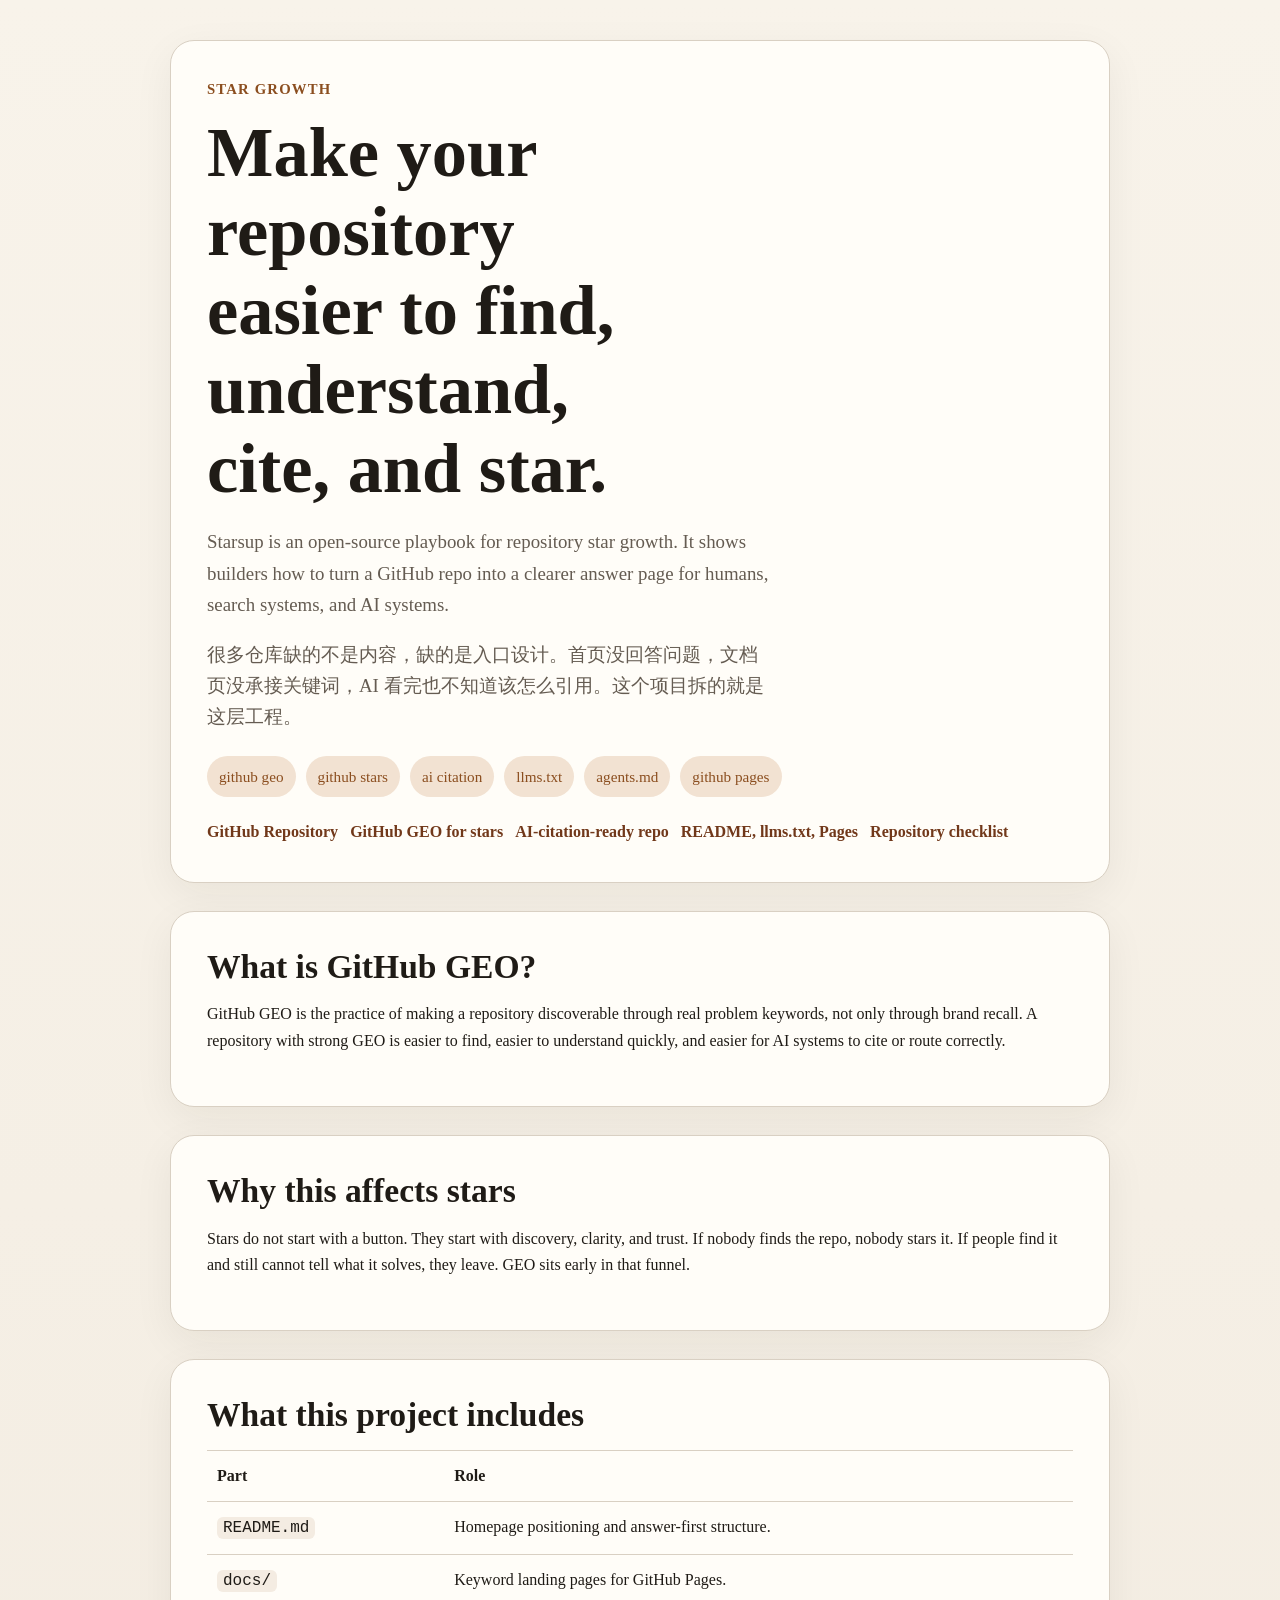
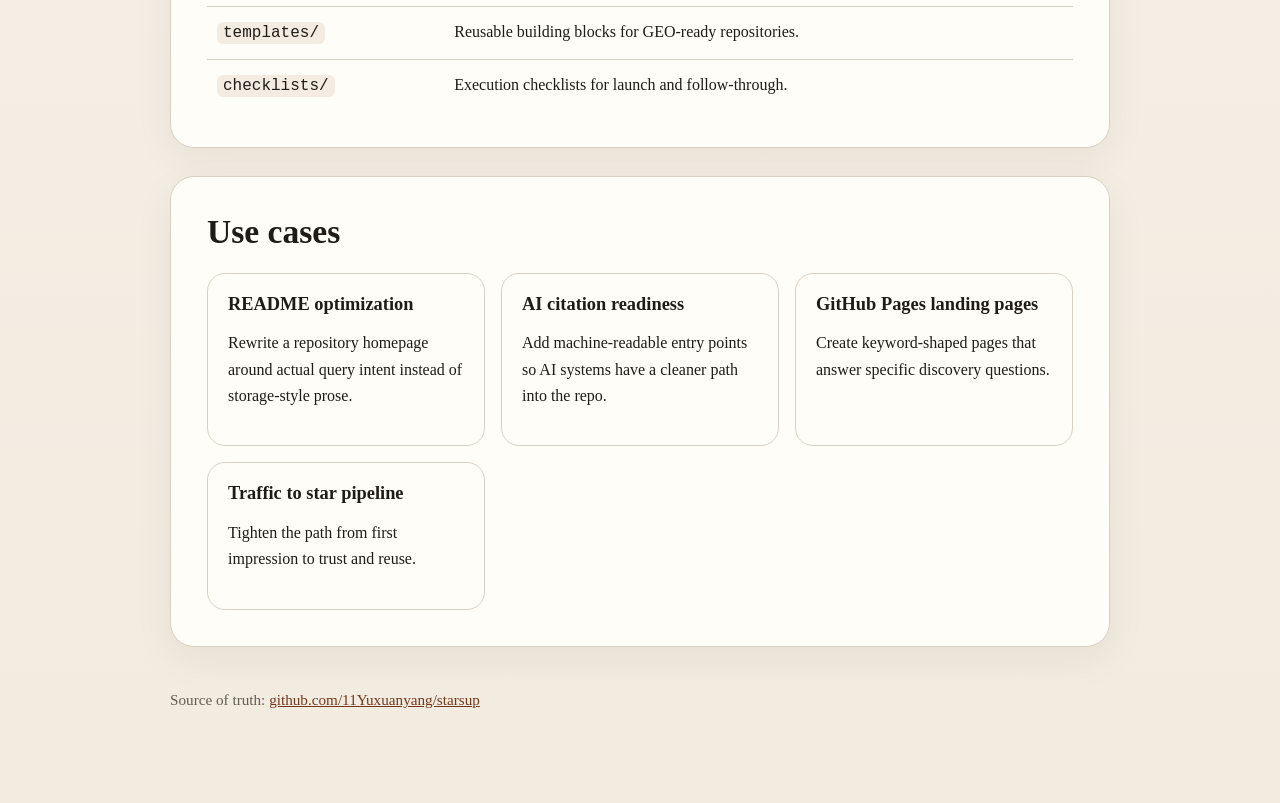
<file: docs/index.html>
<!doctype html>
<html lang="en">
  <head>
    <meta charset="utf-8">
    <meta name="viewport" content="width=device-width, initial-scale=1">
    <title>Starsup: Open-Source Playbook for GitHub Star Growth</title>
    <meta name="description" content="Starsup is an open-source playbook for turning GitHub repositories into clearer, more discoverable projects that earn more citations, traffic, and stars.">
    <link rel="canonical" href="https://11yuxuanyang.github.io/starsup/">
    <meta name="robots" content="index,follow">
    <meta property="og:title" content="Starsup">
    <meta property="og:description" content="Open-source playbook for GitHub repositories that want more traffic, citations, and stars.">
    <meta property="og:type" content="website">
    <meta property="og:url" content="https://11yuxuanyang.github.io/starsup/">
    <meta name="twitter:card" content="summary_large_image">
    <link rel="stylesheet" href="./styles.css">
    <script type="application/ld+json">
      {
        "@context": "https://schema.org",
        "@type": "SoftwareSourceCode",
        "name": "Starsup",
        "codeRepository": "https://github.com/11Yuxuanyang/starsup",
        "url": "https://11yuxuanyang.github.io/starsup/",
        "license": "https://github.com/11Yuxuanyang/starsup/blob/main/LICENSE",
        "keywords": [
          "github geo",
          "github stars",
          "repository discoverability",
          "ai citation",
          "llms.txt",
          "agents.md",
          "github pages"
        ],
        "description": "Open-source playbook for making GitHub repositories easier to discover, understand, cite, and star."
      }
    </script>
  </head>
  <body>
    <main class="shell">
      <section class="hero">
        <p class="eyebrow">Star Growth</p>
        <h1>Make your repository easier to find, understand, cite, and star.</h1>
        <p class="lede">Starsup is an open-source playbook for repository star growth. It shows builders how to turn a GitHub repo into a clearer answer page for humans, search systems, and AI systems.</p>
        <p class="lede">很多仓库缺的不是内容，缺的是入口设计。首页没回答问题，文档页没承接关键词，AI 看完也不知道该怎么引用。这个项目拆的就是这层工程。</p>
        <div class="pill-row">
          <span class="pill">github geo</span>
          <span class="pill">github stars</span>
          <span class="pill">ai citation</span>
          <span class="pill">llms.txt</span>
          <span class="pill">agents.md</span>
          <span class="pill">github pages</span>
        </div>
        <nav class="nav">
          <a href="https://github.com/11Yuxuanyang/starsup">GitHub Repository</a>
          <a href="./github-geo-for-stars.html">GitHub GEO for stars</a>
          <a href="./ai-citation-ready-repo.html">AI-citation-ready repo</a>
          <a href="./github-readme-llms-pages.html">README, llms.txt, Pages</a>
          <a href="./repository-geo-checklist.html">Repository checklist</a>
        </nav>
      </section>

      <section class="section">
        <h2>What is GitHub GEO?</h2>
        <p>GitHub GEO is the practice of making a repository discoverable through real problem keywords, not only through brand recall. A repository with strong GEO is easier to find, easier to understand quickly, and easier for AI systems to cite or route correctly.</p>
      </section>

      <section class="section">
        <h2>Why this affects stars</h2>
        <p>Stars do not start with a button. They start with discovery, clarity, and trust. If nobody finds the repo, nobody stars it. If people find it and still cannot tell what it solves, they leave. GEO sits early in that funnel.</p>
      </section>

      <section class="section">
        <h2>What this project includes</h2>
        <table class="table">
          <thead>
            <tr>
              <th>Part</th>
              <th>Role</th>
            </tr>
          </thead>
          <tbody>
            <tr>
              <td><code>README.md</code></td>
              <td>Homepage positioning and answer-first structure.</td>
            </tr>
            <tr>
              <td><code>docs/</code></td>
              <td>Keyword landing pages for GitHub Pages.</td>
            </tr>
            <tr>
              <td><code>templates/</code></td>
              <td>Reusable building blocks for GEO-ready repositories.</td>
            </tr>
            <tr>
              <td><code>checklists/</code></td>
              <td>Execution checklists for launch and follow-through.</td>
            </tr>
          </tbody>
        </table>
      </section>

      <section class="section">
        <h2>Use cases</h2>
        <div class="grid">
          <article class="card">
            <h3>README optimization</h3>
            <p>Rewrite a repository homepage around actual query intent instead of storage-style prose.</p>
          </article>
          <article class="card">
            <h3>AI citation readiness</h3>
            <p>Add machine-readable entry points so AI systems have a cleaner path into the repo.</p>
          </article>
          <article class="card">
            <h3>GitHub Pages landing pages</h3>
            <p>Create keyword-shaped pages that answer specific discovery questions.</p>
          </article>
          <article class="card">
            <h3>Traffic to star pipeline</h3>
            <p>Tighten the path from first impression to trust and reuse.</p>
          </article>
        </div>
      </section>

      <p class="footer">Source of truth: <a href="https://github.com/11Yuxuanyang/starsup">github.com/11Yuxuanyang/starsup</a></p>
    </main>
  </body>
  </html>
</file>
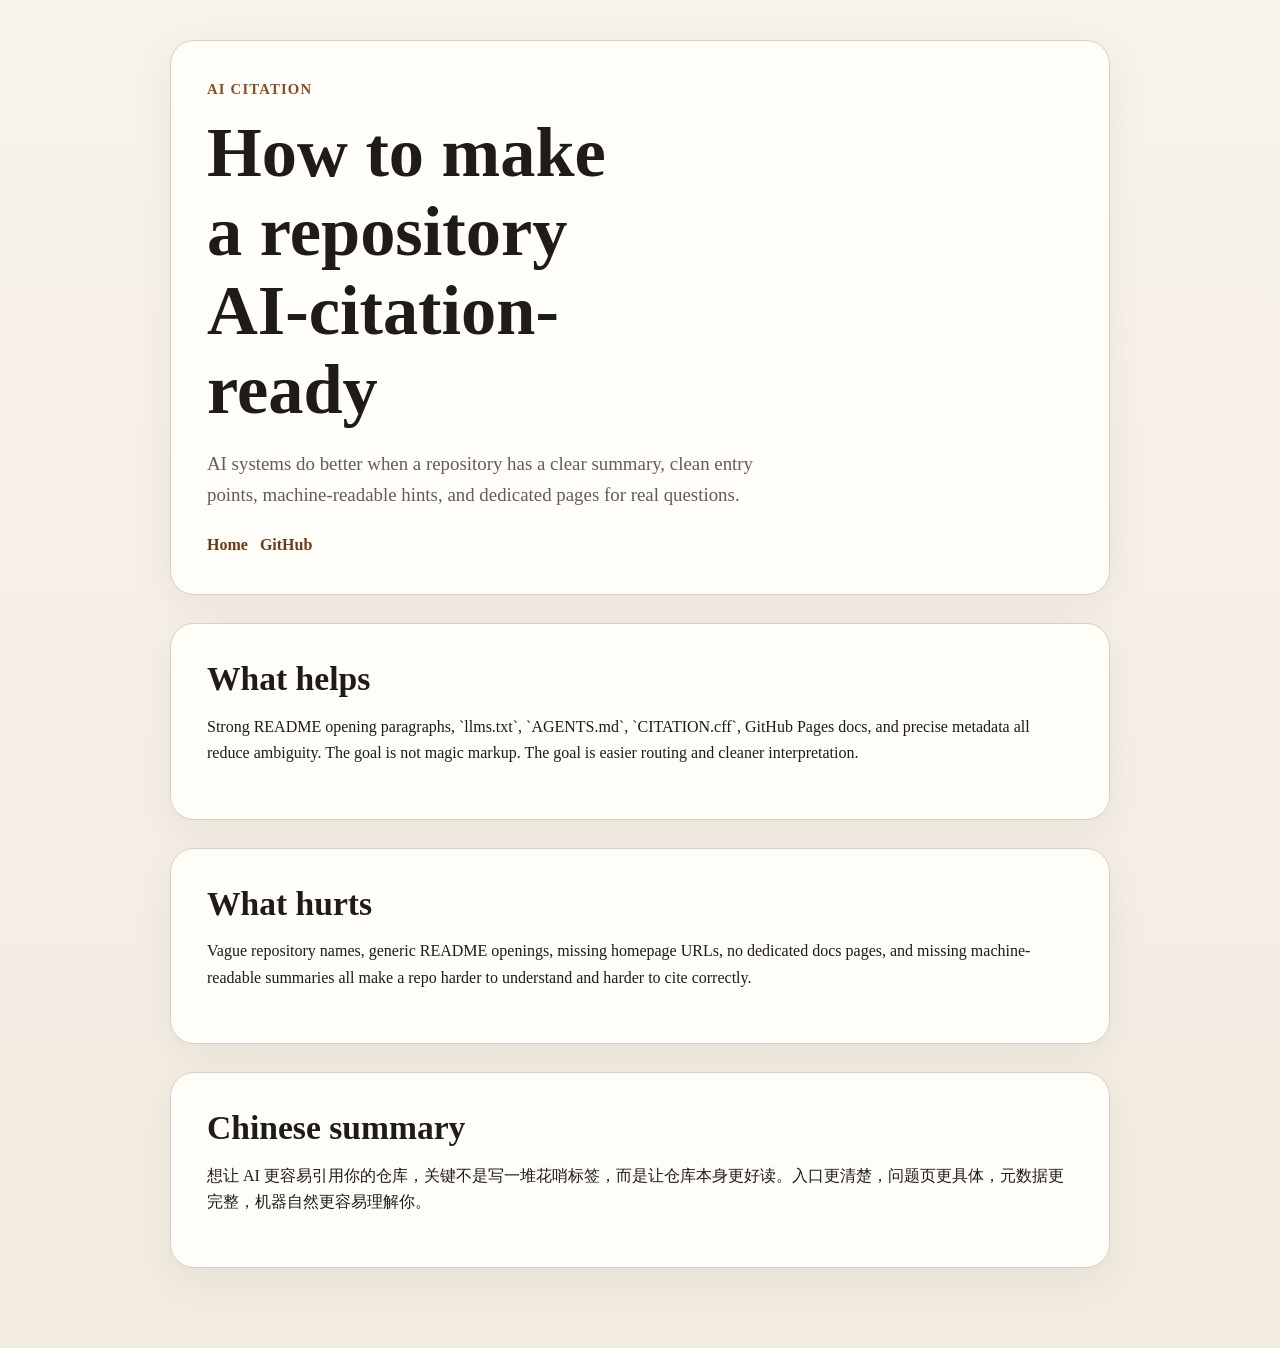
<file: docs/ai-citation-ready-repo.html>
<!doctype html>
<html lang="en">
  <head>
    <meta charset="utf-8">
    <meta name="viewport" content="width=device-width, initial-scale=1">
    <title>How to Make a Repository AI-Citation-Ready</title>
    <meta name="description" content="How to make a GitHub repository easier for AI systems to understand, route, summarize, and cite.">
    <link rel="canonical" href="https://11yuxuanyang.github.io/starsup/ai-citation-ready-repo.html">
    <meta name="robots" content="index,follow">
    <link rel="stylesheet" href="./styles.css">
  </head>
  <body>
    <main class="shell">
      <section class="hero">
        <p class="eyebrow">AI Citation</p>
        <h1>How to make a repository AI-citation-ready</h1>
        <p class="lede">AI systems do better when a repository has a clear summary, clean entry points, machine-readable hints, and dedicated pages for real questions.</p>
        <nav class="nav">
          <a href="./index.html">Home</a>
          <a href="https://github.com/11Yuxuanyang/starsup">GitHub</a>
        </nav>
      </section>

      <section class="section">
        <h2>What helps</h2>
        <p>Strong README opening paragraphs, `llms.txt`, `AGENTS.md`, `CITATION.cff`, GitHub Pages docs, and precise metadata all reduce ambiguity. The goal is not magic markup. The goal is easier routing and cleaner interpretation.</p>
      </section>

      <section class="section">
        <h2>What hurts</h2>
        <p>Vague repository names, generic README openings, missing homepage URLs, no dedicated docs pages, and missing machine-readable summaries all make a repo harder to understand and harder to cite correctly.</p>
      </section>

      <section class="section">
        <h2>Chinese summary</h2>
        <p>想让 AI 更容易引用你的仓库，关键不是写一堆花哨标签，而是让仓库本身更好读。入口更清楚，问题页更具体，元数据更完整，机器自然更容易理解你。</p>
      </section>
    </main>
  </body>
  </html>
</file>
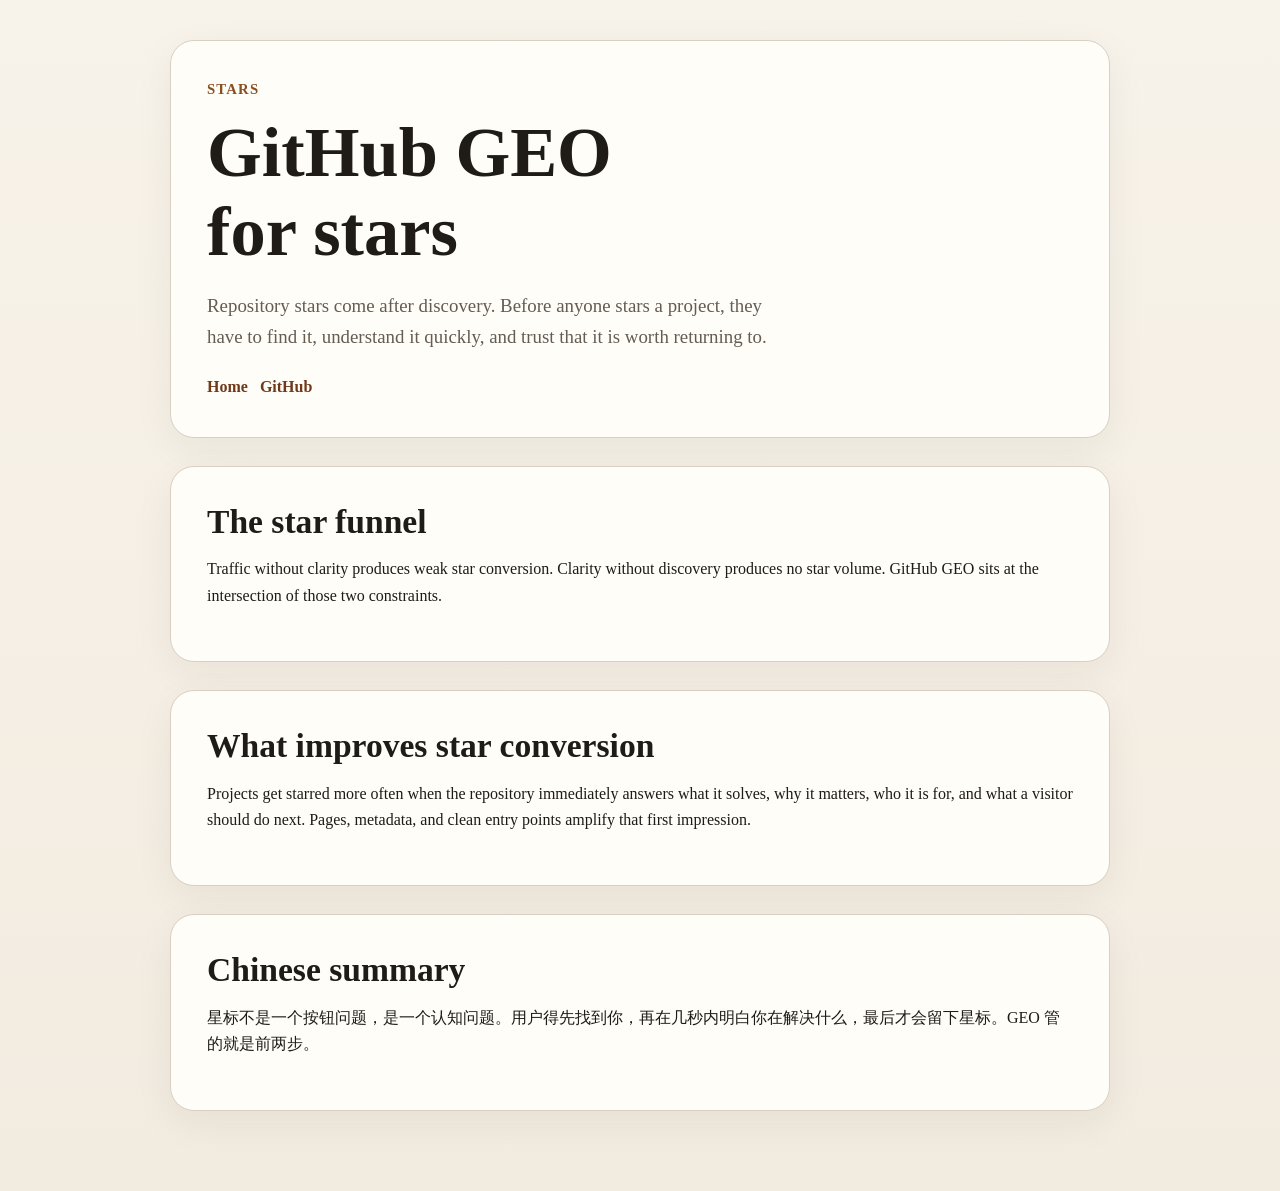
<file: docs/github-geo-for-stars.html>
<!doctype html>
<html lang="en">
  <head>
    <meta charset="utf-8">
    <meta name="viewport" content="width=device-width, initial-scale=1">
    <title>GitHub GEO for Stars: How Repository Discoverability Drives Star Growth</title>
    <meta name="description" content="How GitHub GEO affects repository stars by improving discovery, clarity, machine readability, and trust.">
    <link rel="canonical" href="https://11yuxuanyang.github.io/starsup/github-geo-for-stars.html">
    <meta name="robots" content="index,follow">
    <link rel="stylesheet" href="./styles.css">
  </head>
  <body>
    <main class="shell">
      <section class="hero">
        <p class="eyebrow">Stars</p>
        <h1>GitHub GEO for stars</h1>
        <p class="lede">Repository stars come after discovery. Before anyone stars a project, they have to find it, understand it quickly, and trust that it is worth returning to.</p>
        <nav class="nav">
          <a href="./index.html">Home</a>
          <a href="https://github.com/11Yuxuanyang/starsup">GitHub</a>
        </nav>
      </section>

      <section class="section">
        <h2>The star funnel</h2>
        <p>Traffic without clarity produces weak star conversion. Clarity without discovery produces no star volume. GitHub GEO sits at the intersection of those two constraints.</p>
      </section>

      <section class="section">
        <h2>What improves star conversion</h2>
        <p>Projects get starred more often when the repository immediately answers what it solves, why it matters, who it is for, and what a visitor should do next. Pages, metadata, and clean entry points amplify that first impression.</p>
      </section>

      <section class="section">
        <h2>Chinese summary</h2>
        <p>星标不是一个按钮问题，是一个认知问题。用户得先找到你，再在几秒内明白你在解决什么，最后才会留下星标。GEO 管的就是前两步。</p>
      </section>
    </main>
  </body>
  </html>
</file>
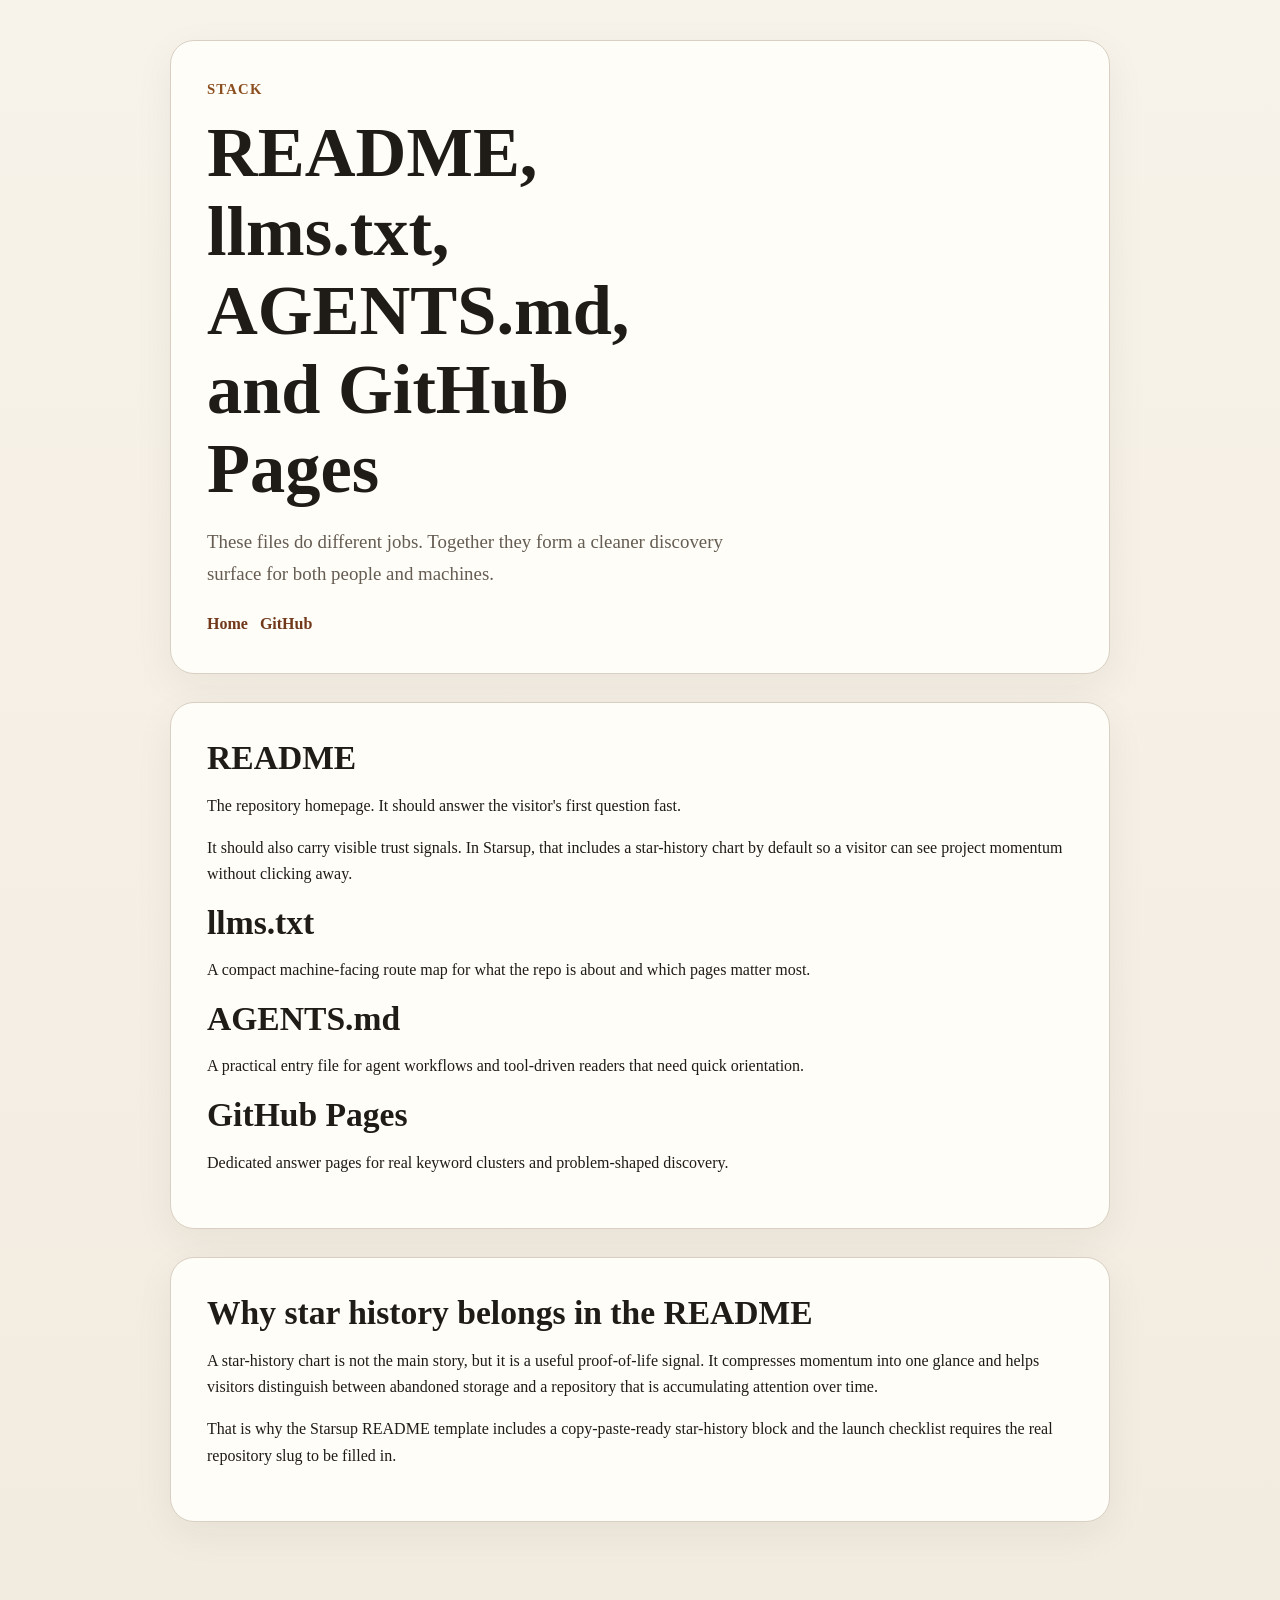
<file: docs/github-readme-llms-pages.html>
<!doctype html>
<html lang="en">
  <head>
    <meta charset="utf-8">
    <meta name="viewport" content="width=device-width, initial-scale=1">
    <title>README, llms.txt, AGENTS.md, and GitHub Pages: What Each One Does</title>
    <meta name="description" content="How README, llms.txt, AGENTS.md, CITATION.cff, and GitHub Pages work together to improve repository discoverability.">
    <link rel="canonical" href="https://11yuxuanyang.github.io/starsup/github-readme-llms-pages.html">
    <meta name="robots" content="index,follow">
    <link rel="stylesheet" href="./styles.css">
  </head>
  <body>
    <main class="shell">
      <section class="hero">
        <p class="eyebrow">Stack</p>
        <h1>README, llms.txt, AGENTS.md, and GitHub Pages</h1>
        <p class="lede">These files do different jobs. Together they form a cleaner discovery surface for both people and machines.</p>
        <nav class="nav">
          <a href="./index.html">Home</a>
          <a href="https://github.com/11Yuxuanyang/starsup">GitHub</a>
        </nav>
      </section>

      <section class="section">
        <h2>README</h2>
        <p>The repository homepage. It should answer the visitor's first question fast.</p>
        <p>It should also carry visible trust signals. In Starsup, that includes a star-history chart by default so a visitor can see project momentum without clicking away.</p>
        <h2>llms.txt</h2>
        <p>A compact machine-facing route map for what the repo is about and which pages matter most.</p>
        <h2>AGENTS.md</h2>
        <p>A practical entry file for agent workflows and tool-driven readers that need quick orientation.</p>
        <h2>GitHub Pages</h2>
        <p>Dedicated answer pages for real keyword clusters and problem-shaped discovery.</p>
      </section>

      <section class="section">
        <h2>Why star history belongs in the README</h2>
        <p>A star-history chart is not the main story, but it is a useful proof-of-life signal. It compresses momentum into one glance and helps visitors distinguish between abandoned storage and a repository that is accumulating attention over time.</p>
        <p>That is why the Starsup README template includes a copy-paste-ready star-history block and the launch checklist requires the real repository slug to be filled in.</p>
      </section>
    </main>
  </body>
  </html>
</file>
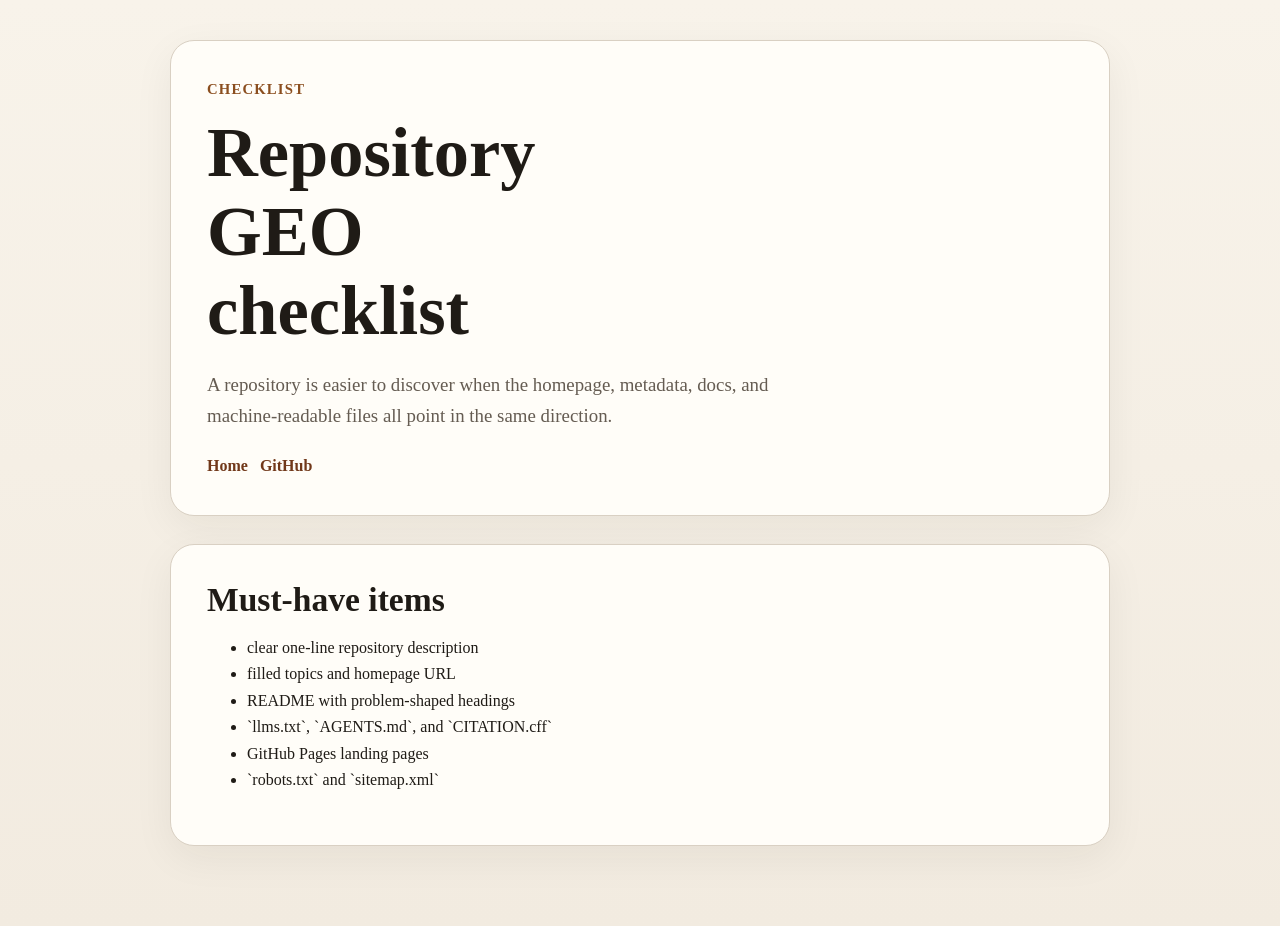
<file: docs/repository-geo-checklist.html>
<!doctype html>
<html lang="en">
  <head>
    <meta charset="utf-8">
    <meta name="viewport" content="width=device-width, initial-scale=1">
    <title>Repository GEO Checklist</title>
    <meta name="description" content="A practical checklist for repository discoverability across README, metadata, GitHub Pages, llms.txt, and citation readiness.">
    <link rel="canonical" href="https://11yuxuanyang.github.io/starsup/repository-geo-checklist.html">
    <meta name="robots" content="index,follow">
    <link rel="stylesheet" href="./styles.css">
  </head>
  <body>
    <main class="shell">
      <section class="hero">
        <p class="eyebrow">Checklist</p>
        <h1>Repository GEO checklist</h1>
        <p class="lede">A repository is easier to discover when the homepage, metadata, docs, and machine-readable files all point in the same direction.</p>
        <nav class="nav">
          <a href="./index.html">Home</a>
          <a href="https://github.com/11Yuxuanyang/starsup">GitHub</a>
        </nav>
      </section>

      <section class="section">
        <h2>Must-have items</h2>
        <ul>
          <li>clear one-line repository description</li>
          <li>filled topics and homepage URL</li>
          <li>README with problem-shaped headings</li>
          <li>`llms.txt`, `AGENTS.md`, and `CITATION.cff`</li>
          <li>GitHub Pages landing pages</li>
          <li>`robots.txt` and `sitemap.xml`</li>
        </ul>
      </section>
    </main>
  </body>
  </html>
</file>
<file: docs/styles.css>
:root {
  --bg: #f8f3ea;
  --paper: #fffdf8;
  --ink: #1f1b16;
  --muted: #655c52;
  --line: #d9d0c3;
  --accent: #8b4e1f;
  --accent-soft: #f2e2d2;
  --link: #71381a;
}

* { box-sizing: border-box; }

body {
  margin: 0;
  background: linear-gradient(180deg, #f8f3ea 0%, #f2ebe0 100%);
  color: var(--ink);
  font-family: Georgia, "Times New Roman", serif;
  line-height: 1.65;
}

a { color: var(--link); }

.shell {
  max-width: 980px;
  margin: 0 auto;
  padding: 40px 20px 80px;
}

.hero, .section {
  background: var(--paper);
  border: 1px solid var(--line);
  border-radius: 24px;
  padding: 36px;
  box-shadow: 0 12px 40px rgba(31, 27, 22, 0.06);
}

.section { margin-top: 28px; }

.eyebrow {
  margin: 0 0 12px;
  color: var(--accent);
  font-size: 0.92rem;
  font-weight: 700;
  letter-spacing: 0.08em;
  text-transform: uppercase;
}

h1, h2, h3 {
  line-height: 1.12;
  margin: 0 0 16px;
}

h1 { font-size: clamp(2.5rem, 6vw, 4.4rem); max-width: 12ch; }
h2 { font-size: clamp(1.6rem, 3vw, 2.1rem); margin-top: 0; }
h3 { font-size: 1.15rem; }

.lede {
  font-size: 1.18rem;
  max-width: 60ch;
  color: var(--muted);
}

.nav {
  display: flex;
  flex-wrap: wrap;
  gap: 12px;
  margin-top: 22px;
}

.nav a {
  text-decoration: none;
  font-weight: 700;
}

.pill-row {
  display: flex;
  flex-wrap: wrap;
  gap: 10px;
  margin-top: 24px;
}

.pill {
  display: inline-block;
  padding: 8px 12px;
  border-radius: 999px;
  background: var(--accent-soft);
  color: var(--accent);
  font-size: 0.95rem;
}

.grid {
  display: grid;
  grid-template-columns: repeat(auto-fit, minmax(240px, 1fr));
  gap: 16px;
  margin-top: 22px;
}

.card {
  background: var(--paper);
  border: 1px solid var(--line);
  border-radius: 18px;
  padding: 20px;
}

.table {
  width: 100%;
  border-collapse: collapse;
}

.table th, .table td {
  border-top: 1px solid var(--line);
  padding: 12px 10px;
  text-align: left;
  vertical-align: top;
}

.footer {
  margin-top: 40px;
  color: var(--muted);
  font-size: 0.95rem;
}

code {
  font-family: ui-monospace, SFMono-Regular, Menlo, Consolas, monospace;
  background: #f4ece2;
  padding: 2px 6px;
  border-radius: 6px;
}

@media (max-width: 720px) {
  .hero, .section { padding: 24px; border-radius: 20px; }
}
</file>
